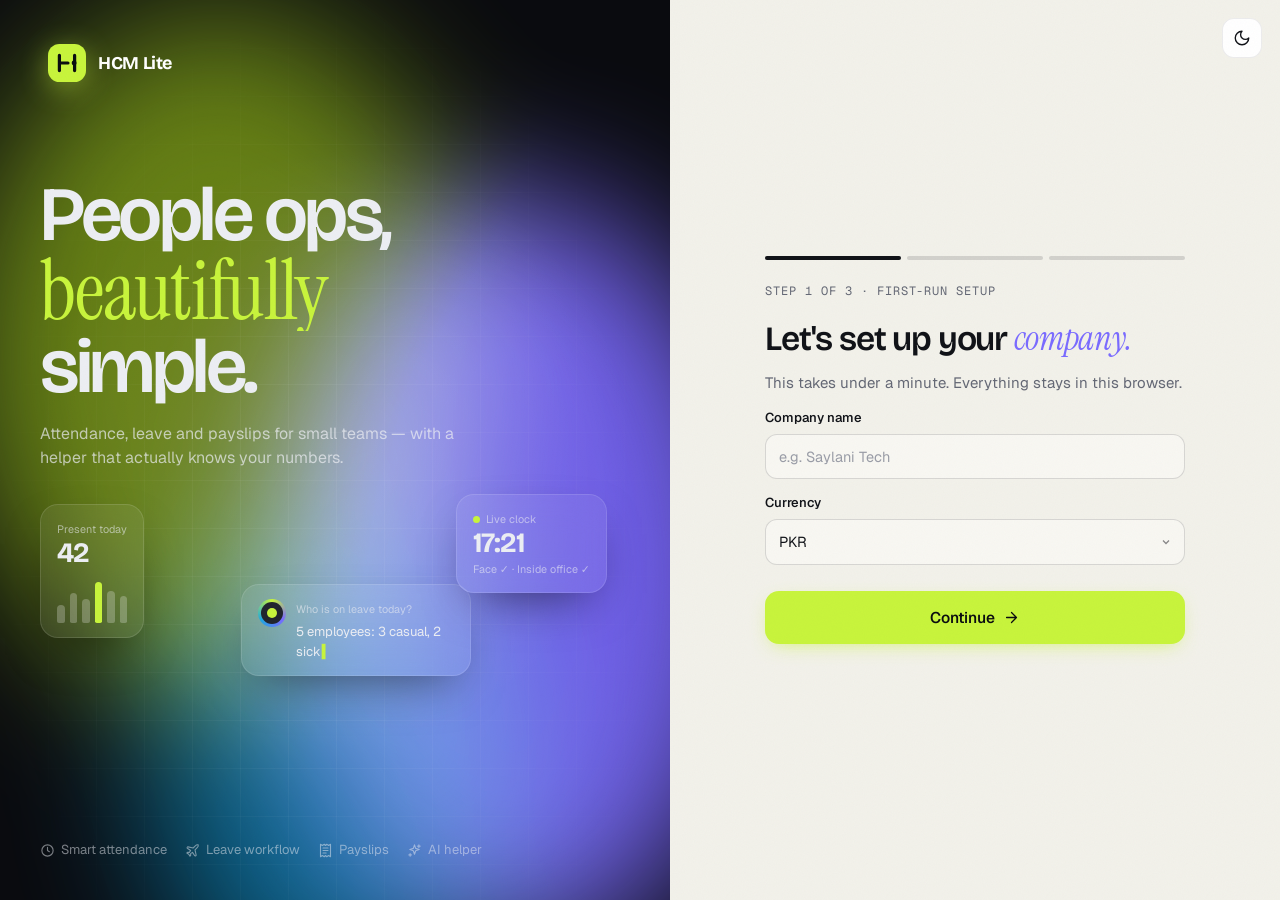
<file: index.html>
<!doctype html>
<html lang="en">
<head>
  <meta charset="utf-8" />
  <meta name="viewport" content="width=device-width, initial-scale=1, viewport-fit=cover" />
  <title>HCM Lite — Sign in</title>
  <meta name="description" content="HCM Lite — a small, fast HR app for attendance, leave and payslips." />
  <meta name="theme-color" content="#0a0b0f" />
  <link rel="icon" href="assets/favicon.svg" type="image/svg+xml" />
  <link rel="preconnect" href="https://fonts.googleapis.com" />
  <link rel="preconnect" href="https://fonts.gstatic.com" crossorigin />
  <link href="https://fonts.googleapis.com/css2?family=Bricolage+Grotesque:opsz,wght@12..96,400..700&family=Geist:wght@400..700&family=Geist+Mono:wght@400..600&family=Instrument+Serif:ital@0;1&display=swap" rel="stylesheet" />
  <script>try{document.documentElement.dataset.theme=localStorage.getItem("hcm_theme")||(matchMedia("(prefers-color-scheme: dark)").matches?"dark":"light")}catch(e){document.documentElement.dataset.theme="light"}</script>
  <link rel="stylesheet" href="css/style.css" />
</head>
<body>
  <div class="auth">
    <section class="auth-art" aria-hidden="true">
      <div class="aurora"><i></i><i></i><i></i></div><div class="spot-light"></div>
      <a class="brand" href="index.html" id="artBrand"></a>
      <div>
        <h1 class="hero-type"><span><em>People ops,</em></span><span><em class="serif">beautifully</em></span><span><em>simple.</em></span></h1>
        <p class="hero-sub">Attendance, leave and payslips for small teams — with a helper that actually knows your numbers.</p>
        <div class="float-cards">
          <div class="fcard f1"><small>Present today</small><b>42</b><div class="fbars"><i style="height:40%"></i><i style="height:65%"></i><i style="height:52%"></i><i class="hi" style="height:90%"></i><i style="height:70%"></i><i style="height:58%"></i></div></div>
          <div class="fcard f2"><div class="fchat"><span class="helper-orb"><i></i></span><div><small>Who is on leave today?</small><div style="margin-top:4px" class="typed" id="typed">5 employees: 3 casual, 2 sick</div></div></div></div>
          <div class="fcard f3"><small><span class="live-dot"></span>Live clock</small><b id="artClock">08:57</b><small>Face ✓ · Inside office ✓</small></div>
        </div>
      </div>
      <div class="auth-foot" id="artFoot"></div>
    </section>

    <section class="auth-panel">
      <div class="auth-tools"><button class="icon-btn" id="themeBtn" aria-label="Toggle theme"></button></div>
      <div class="auth-box" id="authBox"></div>
    </section>
  </div>

  <script src="js/storage.js"></script>
  <script src="js/dates.js"></script>
  <script src="js/auth.js"></script>
  <script src="js/leave.js"></script>
  <script src="js/attendance.js"></script>
  <script src="js/employees.js"></script>
  <script src="js/ui.js"></script>
  <script src="js/pages/login.js"></script>
</body>
</html>
</file>
<file: css/style.css>
/* =========================================================
   HCM Lite · style.css
   Design language: "Ink & Volt" — warm paper / deep ink
   surfaces, a single electric-lime accent, Bricolage display
   type, Geist body, bento cards with cursor spotlight.
   ========================================================= */

/* Page-to-page fade on larger screens; phones skip it (mobile browser bars resize the viewport mid-transition). */
@media (min-width: 901px) { @view-transition { navigation: auto; } }

:root {
  --bg: #f2f1ea;
  --bg-2: #e9e7dd;
  --surface: #ffffff;
  --surface-2: #f8f7f2;
  --surface-3: #efeee7;
  --line: rgba(18, 20, 26, 0.08);
  --line-2: rgba(18, 20, 26, 0.14);
  --text: #111318;
  --muted: #646875;
  --faint: #9a9da7;

  --volt: #c8f43c;
  --volt-2: #b4e021;
  --volt-ink: #3b5600;
  --on-volt: #0b0d10;
  --violet: #7a6bff;
  --coral: #ff6b4a;
  --sky: #1fa8e0;
  --amber: #f2a20c;
  --mint: #19b97f;

  --ok: #12945f;
  --warn: #c27a00;
  --bad: #e0434a;

  --shadow-sm: 0 1px 2px rgba(17, 19, 24, 0.05);
  --shadow: 0 1px 2px rgba(17, 19, 24, 0.04), 0 12px 32px -16px rgba(17, 19, 24, 0.18);
  --shadow-lg: 0 30px 80px -30px rgba(17, 19, 24, 0.35);
  --r: 20px;
  --r-sm: 12px;
  --ease: cubic-bezier(0.2, 0.8, 0.2, 1);
  --spring: cubic-bezier(0.34, 1.56, 0.64, 1);

  --f-display: "Bricolage Grotesque", "Geist", system-ui, sans-serif;
  --f-body: "Geist", system-ui, -apple-system, "Segoe UI", sans-serif;
  --f-mono: "Geist Mono", ui-monospace, "SF Mono", Menlo, monospace;
  color-scheme: light;
}

:root[data-theme="dark"] {
  --bg: #08090c;
  --bg-2: #0d0f14;
  --surface: #111319;
  --surface-2: #161921;
  --surface-3: #1c2029;
  --line: rgba(255, 255, 255, 0.065);
  --line-2: rgba(255, 255, 255, 0.12);
  --text: #eceef3;
  --muted: #8b91a1;
  --faint: #5d6270;
  --volt-ink: #c8f43c;
  --ok: #3ddc97;
  --warn: #ffb829;
  --bad: #ff5c63;
  --sky: #45c3f5;
  --shadow: 0 1px 0 rgba(255, 255, 255, 0.03) inset, 0 16px 40px -20px rgba(0, 0, 0, 0.8);
  --shadow-lg: 0 40px 100px -30px rgba(0, 0, 0, 0.9);
  color-scheme: dark;
}

* { box-sizing: border-box; }
html { -webkit-text-size-adjust: 100%; }
body {
  margin: 0;
  font-family: var(--f-body);
  font-size: 15px;
  line-height: 1.5;
  color: var(--text);
  background: var(--bg);
  -webkit-font-smoothing: antialiased;
  min-height: 100vh;
  overflow-x: hidden;
}
body::before { /* film grain */
  content: ""; position: fixed; inset: 0; pointer-events: none; z-index: 100; opacity: 0.035; mix-blend-mode: multiply;
  background-image: url("data:image/svg+xml,%3Csvg xmlns='http://www.w3.org/2000/svg' width='160' height='160'%3E%3Cfilter id='n'%3E%3CfeTurbulence type='fractalNoise' baseFrequency='.9' numOctaves='3'/%3E%3C/filter%3E%3Crect width='100%25' height='100%25' filter='url(%23n)'/%3E%3C/svg%3E");
}
[data-theme="dark"] body::before { mix-blend-mode: screen; opacity: 0.04; }

h1, h2, h3, h4 { font-family: var(--f-display); letter-spacing: -0.02em; margin: 0; font-weight: 600; }
p { margin: 0; }
a { color: inherit; text-decoration: none; }
button { font: inherit; color: inherit; cursor: pointer; }
.mono { font-family: var(--f-mono); font-feature-settings: "tnum"; }
.muted { color: var(--muted); }
.ic { width: 18px; height: 18px; flex: none; }
::selection { background: var(--volt); color: var(--on-volt); }
:focus-visible { outline: 2px solid var(--violet); outline-offset: 2px; border-radius: 8px; }
[data-theme="light"] .only-dark, [data-theme="dark"] .only-light { display: none; }

/* scrollbars */
* { scrollbar-width: thin; scrollbar-color: var(--line-2) transparent; }

/* ---------------- shell ---------------- */
body.has-shell { display: grid; grid-template-columns: 264px minmax(0, 1fr); }
.sidebar {
  position: sticky; top: 0; height: 100vh; padding: 20px 14px; display: flex; flex-direction: column; gap: 18px;
  border-right: 1px solid var(--line); background: color-mix(in srgb, var(--bg) 70%, var(--surface));
}
.brand { display: flex; align-items: center; gap: 12px; padding: 4px 8px; }
.brand .logo { width: 38px; height: 38px; flex: none; transition: transform 0.5s var(--spring); }
.brand:hover .logo { transform: rotate(-8deg) scale(1.05); }
.brand b { display: block; font-family: var(--f-display); font-size: 18px; letter-spacing: -0.02em; }
.brand small { display: block; color: var(--muted); font-size: 12px; max-width: 160px; white-space: nowrap; overflow: hidden; text-overflow: ellipsis; }
.search-trigger {
  display: flex; align-items: center; gap: 10px; padding: 10px 12px; border-radius: 12px; border: 1px solid var(--line);
  background: var(--surface); color: var(--muted); font-size: 13.5px; transition: border-color 0.2s;
}
.search-trigger:hover { border-color: var(--line-2); }
.search-trigger span { flex: 1; text-align: left; }
kbd { font-family: var(--f-mono); font-size: 11px; padding: 2px 6px; border-radius: 6px; border: 1px solid var(--line-2); color: var(--muted); background: var(--surface-2); }
.nav { display: flex; flex-direction: column; gap: 2px; }
.nav-item {
  position: relative; display: flex; align-items: center; gap: 12px; padding: 10px 12px; border-radius: 12px; color: var(--muted);
  font-weight: 500; font-size: 14.5px; border: 0; background: none; text-align: left; width: 100%; transition: color 0.2s, background 0.2s;
}
.nav-item:hover { color: var(--text); background: var(--surface-3); }
.nav-item.active { color: var(--text); background: var(--surface); box-shadow: var(--shadow-sm), 0 0 0 1px var(--line); }
.nav-item.active::before { content: ""; position: absolute; left: -14px; top: 10px; bottom: 10px; width: 4px; border-radius: 0 4px 4px 0; background: var(--volt); }
.nav-item.active .ic { color: var(--volt-ink); }
.nav-badge { margin-left: auto; font-style: normal; font-size: 11.5px; font-weight: 600; min-width: 22px; text-align: center; padding: 1px 7px; border-radius: 99px; background: var(--coral); color: #fff; animation: pop 0.4s var(--spring); }
.side-foot { margin-top: auto; display: flex; flex-direction: column; gap: 6px; }
.user-chip { display: flex; align-items: center; gap: 10px; padding: 8px; border-radius: 14px; border: 1px solid var(--line); background: var(--surface); text-align: left; width: 100%; }
.user-chip:hover { border-color: var(--line-2); }
.uc-text { flex: 1; min-width: 0; }
.uc-text b, .uc-text small { display: block; white-space: nowrap; overflow: hidden; text-overflow: ellipsis; }
.uc-text b { font-size: 13.5px; }
.uc-text small { font-size: 12px; color: var(--muted); }

#main { min-width: 0; padding: 0 32px 48px; }
.topbar {
  position: sticky; top: 0; z-index: 20; display: flex; align-items: flex-end; justify-content: space-between; gap: 16px;
  padding: 26px 0 18px; margin-bottom: 8px;
  background: linear-gradient(var(--bg) 70%, transparent);
}
.tb-left { display: flex; align-items: center; gap: 14px; min-width: 0; }
.tb-right { display: flex; align-items: center; gap: 8px; flex-wrap: wrap; justify-content: flex-end; }
.eyebrow { font-size: 12.5px; color: var(--muted); font-weight: 500; letter-spacing: 0.01em; }
.page-title { font-size: clamp(26px, 3vw, 36px); line-height: 1.1; font-weight: 600; }
.page-title em { font-style: normal; color: var(--muted); font-weight: 400; }
.brand-mobile, .hide-desk { display: none; }
.dock { display: none; }

/* ---------------- buttons ---------------- */
.btn {
  position: relative; overflow: hidden; display: inline-flex; align-items: center; justify-content: center; gap: 8px;
  padding: 10px 16px; border-radius: 12px; border: 1px solid var(--line-2); background: var(--surface); font-weight: 550; font-size: 14px;
  white-space: nowrap; transition: transform 0.15s var(--ease), background 0.2s, border-color 0.2s, box-shadow 0.2s;
}
.btn:hover { border-color: var(--faint); }
.btn:active { transform: scale(0.97); }
.btn:disabled { opacity: 0.45; pointer-events: none; }
.btn-primary { background: var(--volt); color: var(--on-volt); border-color: transparent; box-shadow: 0 6px 20px -8px color-mix(in srgb, var(--volt) 80%, transparent); }
.btn-primary:hover { background: var(--volt-2); border-color: transparent; }
.btn-dark { background: var(--text); color: var(--bg); border-color: transparent; }
.btn-ghost { background: transparent; }
.btn-danger { background: var(--bad); color: #fff; border-color: transparent; }
.btn-sm { padding: 7px 11px; font-size: 13px; border-radius: 10px; }
.btn-lg { padding: 14px 22px; font-size: 15.5px; border-radius: 14px; }
.btn .ic { width: 17px; height: 17px; }
.ripple { position: absolute; width: 8px; height: 8px; margin: -4px; border-radius: 50%; background: currentColor; opacity: 0.25; pointer-events: none; animation: ripple 0.6s ease-out forwards; }
@keyframes ripple { to { transform: scale(40); opacity: 0; } }
.icon-btn { display: inline-grid; place-items: center; width: 40px; height: 40px; border-radius: 12px; border: 1px solid var(--line); background: var(--surface); transition: border-color 0.2s, transform 0.15s; }
.icon-btn:hover { border-color: var(--line-2); }
.icon-btn:active { transform: scale(0.94); }
.icon-btn.solid { background: var(--volt); color: var(--on-volt); border-color: transparent; }
.icon-btn.sm { width: 32px; height: 32px; border-radius: 9px; }
.icon-btn.sm .ic { width: 15px; height: 15px; }

/* ---------------- cards / bento ---------------- */
.bento { display: grid; grid-template-columns: repeat(12, minmax(0, 1fr)); gap: 16px; }
.card {
  position: relative; background: var(--surface); border: 1px solid var(--line); border-radius: var(--r); padding: 20px; box-shadow: var(--shadow); min-width: 0;
}
.spot { isolation: isolate; overflow: hidden; }
.spot::after {
  content: ""; position: absolute; inset: 0; z-index: -1; opacity: 0; transition: opacity 0.3s; pointer-events: none;
  background: radial-gradient(420px circle at var(--mx, 50%) var(--my, 50%), color-mix(in srgb, var(--volt) 14%, transparent), transparent 60%);
}
.spot:hover::after { opacity: 1; }
.card-head { display: flex; align-items: center; justify-content: space-between; gap: 12px; margin-bottom: 16px; }
.card-head h3 { font-size: 17px; }
.card-head p { font-size: 13px; color: var(--muted); }
.card-link { display: inline-flex; align-items: center; gap: 4px; font-size: 13px; color: var(--muted); font-weight: 500; }
.card-link:hover { color: var(--text); }
.card-link .ic { width: 15px; height: 15px; transition: transform 0.2s; }
.card-link:hover .ic { transform: translate(2px, -2px); }
.c-2 { grid-column: span 2; } .c-3 { grid-column: span 3; } .c-4 { grid-column: span 4; } .c-5 { grid-column: span 5; } .c-6 { grid-column: span 6; }
.c-7 { grid-column: span 7; } .c-8 { grid-column: span 8; } .c-12 { grid-column: span 12; }

/* KPI tiles */
.kpi { display: flex; flex-direction: column; gap: 6px; padding: 18px 18px 16px; }
.kpi-top { display: flex; align-items: center; justify-content: space-between; color: var(--muted); font-size: 13px; font-weight: 500; }
.kpi-ic { width: 34px; height: 34px; display: grid; place-items: center; border-radius: 10px; background: var(--surface-3); color: var(--text); }
.kpi-val { font-family: var(--f-display); font-size: 40px; font-weight: 600; line-height: 1; letter-spacing: -0.04em; margin-top: 6px; }
.kpi-sub { font-size: 12.5px; color: var(--muted); }
.kpi.accent { background: var(--volt); color: var(--on-volt); border-color: transparent; }
.kpi.accent .kpi-top, .kpi.accent .kpi-sub { color: color-mix(in srgb, var(--on-volt) 70%, transparent); }
.kpi.accent .kpi-ic { background: rgba(0, 0, 0, 0.08); color: var(--on-volt); }
.kpi.ink { background: var(--text); color: var(--bg); border-color: transparent; }
.kpi.ink .kpi-top, .kpi.ink .kpi-sub { color: color-mix(in srgb, var(--bg) 65%, transparent); }
.kpi.ink .kpi-ic { background: color-mix(in srgb, var(--bg) 12%, transparent); color: var(--bg); }
.meter { height: 6px; border-radius: 99px; background: var(--surface-3); overflow: hidden; margin-top: 8px; }
.meter > i { display: block; height: 100%; border-radius: inherit; background: currentColor; width: var(--v, 0%); transition: width 1s var(--ease); }

/* ---------------- badges, chips, avatars ---------------- */
.badge { display: inline-flex; align-items: center; gap: 6px; padding: 3px 9px 3px 8px; border-radius: 99px; font-size: 12px; font-weight: 550; white-space: nowrap; background: color-mix(in srgb, var(--c) 13%, transparent); color: var(--c); }
.badge i { width: 6px; height: 6px; border-radius: 50%; background: currentColor; }
.tone-ok { --c: var(--ok); } .tone-warn { --c: var(--warn); } .tone-bad { --c: var(--bad); }
.tone-violet { --c: var(--violet); } .tone-sky { --c: var(--sky); } .tone-muted { --c: var(--muted); }
.tone-sky i, .badge.tone-ok.live i { animation: blink 1.6s infinite; }
@keyframes blink { 50% { opacity: 0.3; } }
.chip { padding: 7px 12px; border-radius: 99px; border: 1px solid var(--line-2); background: var(--surface); font-size: 13px; color: var(--muted); transition: all 0.2s; white-space: nowrap; }
.chip:hover { color: var(--text); border-color: var(--faint); }
.chip.on { background: var(--text); color: var(--bg); border-color: transparent; }
.avatar {
  --h: 200; width: 36px; height: 36px; flex: none; border-radius: 12px; display: inline-grid; place-items: center; font-size: 13px; font-weight: 650; letter-spacing: 0.02em;
  color: hsl(var(--h) 60% 22%); background: linear-gradient(135deg, hsl(var(--h) 85% 82%), hsl(calc(var(--h) + 40) 80% 72%));
}
[data-theme="dark"] .avatar { color: hsl(var(--h) 60% 92%); background: linear-gradient(135deg, hsl(var(--h) 50% 34%), hsl(calc(var(--h) + 40) 45% 26%)); }
.avatar.sm { width: 28px; height: 28px; border-radius: 9px; font-size: 11px; }
.avatar.lg { width: 56px; height: 56px; border-radius: 18px; font-size: 19px; }
.avatar.xl { width: 72px; height: 72px; border-radius: 22px; font-size: 24px; }

/* ---------------- forms ---------------- */
.form-grid { display: grid; grid-template-columns: repeat(2, minmax(0, 1fr)); gap: 14px 16px; }
.form-grid.one { grid-template-columns: 1fr; }
.field { display: flex; flex-direction: column; gap: 6px; min-width: 0; }
.field.full { grid-column: 1 / -1; }
.label { font-size: 13px; font-weight: 550; color: var(--text); }
input, select, textarea {
  font: inherit; font-size: 14.5px; color: var(--text); width: 100%; padding: 11px 13px; border-radius: 12px; border: 1px solid var(--line-2); background: var(--surface-2);
  transition: border-color 0.2s, box-shadow 0.2s, background 0.2s; outline: none;
}
input::placeholder, textarea::placeholder { color: var(--faint); }
input:focus, select:focus, textarea:focus { border-color: var(--violet); background: var(--surface); box-shadow: 0 0 0 4px color-mix(in srgb, var(--violet) 18%, transparent); }
textarea { resize: vertical; min-height: 88px; }
select { appearance: none; background-image: url("data:image/svg+xml,%3Csvg xmlns='http://www.w3.org/2000/svg' width='12' height='12' viewBox='0 0 24 24' fill='none' stroke='%23888' stroke-width='2.5'%3E%3Cpath d='m6 9 6 6 6-6'/%3E%3C/svg%3E"); background-repeat: no-repeat; background-position: right 12px center; padding-right: 34px; }
input[type="time"], input[type="date"], input[type="month"] { font-family: var(--f-mono); font-size: 14px; }
.hint { font-size: 12px; color: var(--muted); }
.err { font-size: 12.5px; color: var(--bad); font-weight: 500; min-height: 0; display: none; }
.has-error .err { display: flex; align-items: center; gap: 6px; animation: slideIn 0.25s var(--ease); }
.has-error .err::before { content: "!"; display: inline-grid; place-items: center; width: 15px; height: 15px; border-radius: 50%; background: var(--bad); color: #fff; font-size: 10px; font-weight: 800; }
.has-error input, .has-error select, .has-error textarea { border-color: var(--bad); box-shadow: 0 0 0 4px color-mix(in srgb, var(--bad) 14%, transparent); }
.has-error .hint { display: none; }
.input-icon { position: relative; }
.input-icon .ic { position: absolute; left: 12px; top: 50%; transform: translateY(-50%); color: var(--faint); pointer-events: none; }
.input-icon input { padding-left: 38px; }
.pw-toggle { position: absolute; right: 8px; top: 50%; transform: translateY(-50%); border: 0; background: none; color: var(--muted); font-size: 12px; font-weight: 600; padding: 6px; }
.days-toggle { display: flex; flex-wrap: wrap; gap: 6px; }
.days-toggle label { position: relative; }
.days-toggle input { position: absolute; opacity: 0; pointer-events: none; }
.days-toggle span { display: grid; place-items: center; width: 46px; height: 40px; border-radius: 11px; border: 1px solid var(--line-2); font-size: 13px; font-weight: 600; color: var(--muted); cursor: pointer; transition: all 0.2s; user-select: none; }
.days-toggle input:checked + span { background: var(--text); color: var(--bg); border-color: transparent; }
.days-toggle input:focus-visible + span { outline: 2px solid var(--violet); outline-offset: 2px; }
.seg { display: inline-flex; padding: 4px; border-radius: 12px; background: var(--surface-3); gap: 2px; }
.seg button { border: 0; background: none; padding: 7px 13px; border-radius: 9px; font-size: 13px; font-weight: 550; color: var(--muted); display: inline-flex; align-items: center; gap: 6px; }
.seg button.on { background: var(--surface); color: var(--text); box-shadow: var(--shadow-sm); }
.seg em { font-style: normal; font-size: 11px; padding: 0 6px; border-radius: 99px; background: var(--line-2); }

/* ---------------- tables ---------------- */
.table-wrap { overflow-x: auto; margin: 0 -20px -20px; border-top: 1px solid var(--line); }
table { width: 100%; border-collapse: collapse; font-size: 14px; }
th { text-align: left; font-size: 12px; font-weight: 550; text-transform: uppercase; letter-spacing: 0.06em; color: var(--muted); padding: 12px 20px; background: var(--surface-2); white-space: nowrap; }
td { padding: 12px 20px; border-top: 1px solid var(--line); white-space: nowrap; }
tbody tr { transition: background 0.15s; }
tbody tr:hover { background: var(--surface-2); }
.person { display: flex; align-items: center; gap: 10px; min-width: 0; }
.person b { display: block; font-weight: 600; font-size: 14px; }
.person small { display: block; color: var(--muted); font-size: 12.5px; }

/* ---------------- toolbar ---------------- */
.toolbar { display: flex; align-items: center; gap: 10px; flex-wrap: wrap; margin-bottom: 16px; }
.toolbar .grow { flex: 1; min-width: 200px; }
.chips-row { display: flex; gap: 6px; overflow-x: auto; padding-bottom: 2px; scrollbar-width: none; }

/* ---------------- overlays ---------------- */
.overlay { position: fixed; inset: 0; z-index: 60; display: grid; place-items: center; padding: 16px; background: rgba(8, 9, 12, 0); backdrop-filter: blur(0); transition: background 0.25s, backdrop-filter 0.25s; }
.overlay.open { background: rgba(8, 9, 12, 0.42); backdrop-filter: blur(6px); }
.overlay.closing { background: rgba(8, 9, 12, 0); backdrop-filter: blur(0); }
.modal { width: min(480px, 100%); max-height: calc(100vh - 32px); display: flex; flex-direction: column; background: var(--surface); border: 1px solid var(--line); border-radius: 24px; box-shadow: var(--shadow-lg); transform: translateY(16px) scale(0.97); opacity: 0; transition: transform 0.35s var(--spring), opacity 0.25s; }
.modal.wide { width: min(760px, 100%); }
.open .modal { transform: none; opacity: 1; }
.closing .modal { transform: translateY(10px) scale(0.98); opacity: 0; transition-duration: 0.2s; }
.modal-head, .drawer-head { display: flex; align-items: center; justify-content: space-between; padding: 18px 20px 6px; }
.modal-head h3, .drawer-head h3 { font-size: 19px; }
.modal-body, .drawer-body { padding: 12px 20px 20px; overflow-y: auto; }
.modal-foot, .drawer-foot { display: flex; justify-content: flex-end; gap: 8px; padding: 14px 20px; border-top: 1px solid var(--line); }
.overlay-drawer { place-items: stretch end; padding: 10px; }
.drawer { width: min(560px, 100%); height: calc(100vh - 20px); height: calc(100dvh - 20px); display: flex; flex-direction: column; background: var(--surface); border: 1px solid var(--line); border-radius: 24px; box-shadow: var(--shadow-lg); transform: translateX(105%); transition: transform 0.45s var(--ease); }
.open .drawer { transform: none; }
.closing .drawer { transform: translateX(105%); transition-duration: 0.25s; }
.drawer-body { flex: 1; min-height: 0; overscroll-behavior: contain; }
.modal-body { min-height: 0; overscroll-behavior: contain; }
.drawer-foot { background: var(--surface); border-radius: 0 0 24px 24px; }
@media (max-width: 640px) { .drawer-foot { border-radius: 0; padding-bottom: calc(14px + env(safe-area-inset-bottom)); } .drawer-foot .btn { flex: 1; } }
.menu-profile { display: flex; align-items: center; gap: 14px; padding: 6px 0 16px; border-bottom: 1px solid var(--line); margin-bottom: 8px; }
.menu-profile small { display: block; text-transform: capitalize; }
.menu-list { display: flex; flex-direction: column; }
.menu-item { display: flex; align-items: center; gap: 12px; padding: 12px 10px; border-radius: 12px; border: 0; background: none; text-align: left; font-weight: 500; }
.menu-item:hover { background: var(--surface-3); }
.menu-item.danger { color: var(--bad); }

/* command palette */
.overlay-palette { place-items: start center; padding-top: 12vh; }
.palette { width: min(600px, 100%); background: var(--surface); border: 1px solid var(--line); border-radius: 20px; box-shadow: var(--shadow-lg); overflow: hidden; transform: scale(0.96); opacity: 0; transition: transform 0.25s var(--spring), opacity 0.2s; }
.open .palette { transform: none; opacity: 1; }
.pal-input { display: flex; align-items: center; gap: 10px; padding: 6px 16px; border-bottom: 1px solid var(--line); }
.pal-input input { border: 0; background: none; box-shadow: none; padding: 14px 0; font-size: 16px; }
.pal-list { padding: 8px; max-height: 50vh; overflow-y: auto; }
.pal-item { display: flex; align-items: center; gap: 12px; width: 100%; padding: 10px 12px; border-radius: 12px; border: 0; background: none; text-align: left; }
.pal-item span { flex: 1; font-weight: 500; }
.pal-item small { color: var(--muted); font-size: 12px; }
.pal-item.sel { background: var(--surface-3); }
.pal-item.sel .ic { color: var(--volt-ink); }
.pal-empty { padding: 24px; text-align: center; color: var(--muted); }

/* toasts */
#toasts { position: fixed; z-index: 90; right: 20px; bottom: 20px; display: flex; flex-direction: column; gap: 8px; align-items: flex-end; }
.toast { display: flex; align-items: center; gap: 10px; padding: 12px 16px 12px 12px; border-radius: 14px; background: var(--text); color: var(--bg); box-shadow: var(--shadow-lg); font-size: 14px; font-weight: 500; max-width: 380px; animation: toastIn 0.45s var(--spring); }
.toast .ic { width: 22px; height: 22px; padding: 4px; border-radius: 8px; background: var(--volt); color: var(--on-volt); }
.toast-bad .ic { background: var(--bad); color: #fff; }
.toast-info .ic { background: var(--violet); color: #fff; }
.toast.out { animation: toastOut 0.35s var(--ease) forwards; }
@keyframes toastIn { from { transform: translateY(20px) scale(0.9); opacity: 0; } }
@keyframes toastOut { to { transform: translateX(30px); opacity: 0; } }
.confetti { position: fixed; z-index: 95; width: 8px; height: 12px; border-radius: 2px; pointer-events: none; }

/* empty state */
.empty { text-align: center; padding: 28px 16px; display: flex; flex-direction: column; align-items: center; gap: 6px; }
.empty-art svg { width: 120px; height: 90px; }
.empty-art .e1 { fill: var(--surface-3); stroke: var(--line-2); stroke-width: 1.5; }
.empty-art .e2 { fill: none; stroke: var(--faint); stroke-width: 2; stroke-linecap: round; }
.empty-art .e2b { fill: var(--violet); }
.empty-art .e3 { fill: var(--volt); animation: floaty 3s ease-in-out infinite; }
.empty h4 { font-size: 16px; margin-top: 4px; }
.empty p { font-size: 13.5px; color: var(--muted); max-width: 300px; }

/* ---------------- charts ---------------- */
.sbars { display: flex; flex-direction: column; gap: 12px; }
.sbar-row { display: grid; grid-template-columns: 110px 1fr 32px; align-items: center; gap: 12px; font-size: 13.5px; }
.sbar-label { white-space: nowrap; overflow: hidden; text-overflow: ellipsis; color: var(--muted); font-weight: 500; }
.sbar-track { display: flex; height: 26px; border-radius: 8px; background: var(--surface-3); overflow: hidden; gap: 2px; }
.sbar-seg { width: 0; transition: width 0.9s var(--ease); }
.sbar-seg.grow { width: var(--w); }
.sbar-seg:first-child { border-radius: 8px 0 0 8px; }
.sbar-val { text-align: right; font-weight: 600; }
.legend { display: flex; flex-wrap: wrap; gap: 14px; margin-top: 16px; font-size: 12.5px; color: var(--muted); }
.legend span { display: inline-flex; align-items: center; gap: 6px; }
.legend i { width: 10px; height: 10px; border-radius: 3px; }
.area-wrap { position: relative; padding-bottom: 22px; }
.area { width: 100%; height: 180px; display: block; overflow: visible; }
.gridline { stroke: var(--line); stroke-dasharray: 3 5; }
.area-fill { opacity: 0; animation: fadeIn 0.8s 0.5s forwards; }
.area-dots { position: absolute; inset: 0 0 22px; pointer-events: none; }
.adot { position: absolute; width: 10px; height: 10px; margin: -5px; border-radius: 50%; background: var(--surface); border: 2px solid var(--text); opacity: 0; pointer-events: auto; transition: opacity 0.2s, transform 0.2s; }
.area-wrap:hover .adot { opacity: 1; }
.adot:hover { transform: scale(1.4); }
.adot:hover::after { content: attr(data-tip); position: absolute; bottom: 16px; left: 50%; transform: translateX(-50%); white-space: nowrap; padding: 5px 9px; border-radius: 8px; background: var(--text); color: var(--bg); font-size: 12px; font-weight: 500; }
.area-x { position: absolute; left: 0; right: 0; bottom: 0; height: 18px; font-size: 11.5px; color: var(--faint); }
.area-x span { position: absolute; transform: translateX(-50%); white-space: nowrap; }
.area-x span:first-child { transform: none; }
.area-x span:last-child { transform: translateX(-100%); }
.donut-row { display: flex; align-items: center; gap: 20px; }
.donut { position: relative; width: 150px; flex: none; }
.donut svg { width: 100%; display: block; transform: rotate(-90deg); }
.dtrack { stroke: var(--surface-3); }
.donut-c { position: absolute; inset: 0; display: grid; place-content: center; text-align: center; }
.donut-c b { font-family: var(--f-display); font-size: 30px; line-height: 1; letter-spacing: -0.03em; }
.donut-c small { color: var(--muted); font-size: 12px; }
.donut-legend { list-style: none; padding: 0; margin: 0; flex: 1; display: flex; flex-direction: column; gap: 9px; font-size: 13.5px; }
.donut-legend li { display: flex; align-items: center; gap: 8px; color: var(--muted); }
.donut-legend i { width: 9px; height: 9px; border-radius: 3px; }
.donut-legend b { margin-left: auto; color: var(--text); }
.ring-val { transition: stroke-dashoffset 1.2s var(--ease); }
.cal { display: grid; grid-template-columns: repeat(7, 1fr); gap: 6px; }
.cal-h { text-align: center; font-size: 11px; color: var(--faint); font-weight: 600; padding-bottom: 2px; }
.cal-d {
  height: 42px; display: grid; place-items: center; border-radius: 10px; font-size: 12.5px; font-weight: 550; font-family: var(--f-mono);
  background: var(--surface-3); color: var(--muted); animation: calIn 0.4s var(--ease) backwards; animation-delay: calc(var(--i) * 14ms);
}
@keyframes calIn { from { opacity: 0; transform: scale(0.6); } }
.cal-d.st-present, .cal-d.st-working { background: color-mix(in srgb, var(--ok) 22%, transparent); color: var(--ok); }
.cal-d.st-late { background: color-mix(in srgb, var(--warn) 24%, transparent); color: var(--warn); }
.cal-d.st-half { background: color-mix(in srgb, var(--violet) 22%, transparent); color: var(--violet); }
.cal-d.st-leave { background: color-mix(in srgb, var(--sky) 22%, transparent); color: var(--sky); }
.cal-d.st-absent { background: color-mix(in srgb, var(--bad) 18%, transparent); color: var(--bad); }
.cal-d.st-off { background: transparent; color: var(--faint); border: 1px dashed var(--line-2); }
.cal-d.st-future, .cal-d.st-prejoin { background: transparent; color: var(--faint); }
.cal-d.is-today { outline: 2px solid var(--text); outline-offset: 1px; }

/* ---------------- helper chat ---------------- */
.helper { display: flex; flex-direction: column; padding: 0; overflow: hidden; min-height: 460px; }
.helper-head { display: flex; align-items: center; gap: 12px; padding: 16px 18px; border-bottom: 1px solid var(--line); }
.helper-head > div { flex: 1; }
.helper-head b { display: block; font-family: var(--f-display); font-size: 16px; }
.helper-head small { color: var(--muted); font-size: 12.5px; }
.helper-orb { position: relative; width: 38px; height: 38px; border-radius: 50%; background: conic-gradient(from 0deg, var(--volt), var(--violet), var(--sky), var(--volt)); animation: spin 6s linear infinite; flex: none; }
.helper-orb i { position: absolute; inset: 3px; border-radius: 50%; background: var(--surface); }
.helper-orb::after { content: ""; position: absolute; inset: 12px; border-radius: 50%; background: var(--volt); animation: breathe 2.4s ease-in-out infinite; }
.helper-log { flex: 1; overflow-y: auto; padding: 16px 18px; display: flex; flex-direction: column; gap: 10px; max-height: 340px; min-height: 200px; }
.msg { max-width: 86%; padding: 10px 14px; border-radius: 16px; font-size: 14px; line-height: 1.5; animation: msgIn 0.35s var(--spring); }
.msg-bot { background: var(--surface-3); border-bottom-left-radius: 6px; align-self: flex-start; }
.msg-me { background: var(--text); color: var(--bg); border-bottom-right-radius: 6px; align-self: flex-end; }
.msg b { font-weight: 650; }
@keyframes msgIn { from { opacity: 0; transform: translateY(8px) scale(0.96); } }
.typing { display: inline-flex; gap: 4px; padding: 4px 0; }
.typing i { width: 7px; height: 7px; border-radius: 50%; background: var(--muted); animation: bounce 1s infinite; }
.typing i:nth-child(2) { animation-delay: 0.15s; } .typing i:nth-child(3) { animation-delay: 0.3s; }
@keyframes bounce { 0%, 60%, 100% { transform: none; opacity: 0.5; } 30% { transform: translateY(-5px); opacity: 1; } }
.helper-chips { display: flex; gap: 6px; overflow-x: auto; padding: 4px 18px 10px; scrollbar-width: none; }
.helper-chips .chip { font-size: 12.5px; padding: 6px 11px; }
.helper-form { display: flex; gap: 8px; padding: 12px 14px; border-top: 1px solid var(--line); background: var(--surface-2); }
.helper-form input { background: var(--surface); }

/* ---------------- lists ---------------- */
.feed { display: flex; flex-direction: column; }
.feed-item { display: flex; align-items: center; gap: 12px; padding: 11px 0; border-top: 1px solid var(--line); }
.feed-item:first-child { border-top: 0; padding-top: 0; }
.feed-item .grow { flex: 1; min-width: 0; }
.feed-item b { font-size: 14px; font-weight: 600; display: block; white-space: nowrap; overflow: hidden; text-overflow: ellipsis; }
.feed-item small { color: var(--muted); font-size: 12.5px; display: block; }
.feed-time { font-family: var(--f-mono); font-size: 12.5px; color: var(--muted); text-align: right; }
.ann { padding: 14px; border-radius: 14px; background: var(--surface-2); border: 1px solid var(--line); position: relative; }
.ann + .ann { margin-top: 10px; }
.ann h4 { font-size: 15px; margin-bottom: 4px; padding-right: 30px; }
.ann p { font-size: 13.5px; color: var(--muted); white-space: pre-wrap; }
.ann small { display: block; margin-top: 8px; font-size: 12px; color: var(--faint); }
.ann .icon-btn { position: absolute; top: 10px; right: 10px; }
.ann.new { border-color: color-mix(in srgb, var(--volt) 60%, transparent); }
.ann.new::before { content: "NEW"; position: absolute; top: 14px; right: 14px; font-size: 10px; font-weight: 700; letter-spacing: 0.08em; padding: 2px 6px; border-radius: 6px; background: var(--volt); color: var(--on-volt); }

/* ---------------- motion utils ---------------- */
.reveal { opacity: 0; transform: translateY(14px); transition: opacity 0.6s var(--ease), transform 0.6s var(--ease); transition-delay: var(--d, 0ms); }
.reveal.in { opacity: 1; transform: none; }
@keyframes spin { to { transform: rotate(360deg); } }
@keyframes breathe { 50% { transform: scale(0.6); opacity: 0.6; } }
@keyframes floaty { 50% { transform: translateY(-6px); } }
@keyframes fadeIn { to { opacity: 1; } }
@keyframes pop { from { transform: scale(0); } }
@keyframes slideIn { from { opacity: 0; transform: translateY(-4px); } }
@media (prefers-reduced-motion: reduce) {
  *, *::before, *::after { animation-duration: 0.01ms !important; animation-iteration-count: 1 !important; transition-duration: 0.01ms !important; }
  .reveal { opacity: 1; transform: none; }
}

/* =========================================================
   AUTH (index.html)
   ========================================================= */
.auth { display: grid; grid-template-columns: 1.1fr 1fr; min-height: 100vh; }
.auth-art { position: relative; overflow: hidden; background: #0a0b0f; color: #eceef3; padding: 40px; display: flex; flex-direction: column; justify-content: space-between; isolation: isolate; }
.aurora { position: absolute; inset: -20%; z-index: -1; filter: blur(70px) saturate(1.2); opacity: 0.9; }
.aurora i { position: absolute; border-radius: 50%; mix-blend-mode: screen; animation: drift 18s ease-in-out infinite alternate; }
.aurora i:nth-child(1) { width: 55%; height: 55%; left: 10%; top: 15%; background: #c8f43c; opacity: 0.55; }
.aurora i:nth-child(2) { width: 50%; height: 60%; right: 5%; top: 30%; background: #7a6bff; animation-duration: 22s; animation-delay: -6s; }
.aurora i:nth-child(3) { width: 40%; height: 40%; left: 30%; bottom: 5%; background: #1fa8e0; opacity: 0.6; animation-duration: 26s; animation-delay: -12s; }
@keyframes drift { 0% { transform: translate(0, 0) scale(1); } 50% { transform: translate(8%, -6%) scale(1.15); } 100% { transform: translate(-6%, 8%) scale(0.95); } }
.auth-art::after { content: ""; position: absolute; inset: 0; z-index: -1; background-image: linear-gradient(rgba(255,255,255,.05) 1px, transparent 1px), linear-gradient(90deg, rgba(255,255,255,.05) 1px, transparent 1px); background-size: 48px 48px; mask-image: radial-gradient(ellipse at 50% 60%, #000 20%, transparent 75%); }
.auth-art .brand b { color: #fff; }
.hero-type { font-family: var(--f-display); font-size: clamp(44px, 6vw, 88px); line-height: 0.95; letter-spacing: -0.045em; font-weight: 600; }
.hero-type span { display: block; overflow: hidden; }
.hero-type span > em { display: inline-block; font-style: normal; animation: rise 0.9s var(--ease) backwards; }
.hero-type span:nth-child(2) > em { animation-delay: 0.1s; color: #c8f43c; }
.hero-type span:nth-child(3) > em { animation-delay: 0.2s; }
@keyframes rise { from { transform: translateY(105%); } }
.hero-sub { margin-top: 18px; max-width: 440px; color: rgba(236, 238, 243, 0.7); font-size: 16px; animation: fadeUp 0.8s 0.35s var(--ease) backwards; }
@keyframes fadeUp { from { opacity: 0; transform: translateY(12px); } }
.float-cards { position: relative; height: 230px; margin: 24px 0; }
.fcard { position: absolute; padding: 14px 16px; border-radius: 18px; background: rgba(255, 255, 255, 0.07); border: 1px solid rgba(255, 255, 255, 0.12); backdrop-filter: blur(16px); box-shadow: 0 20px 50px -20px rgba(0, 0, 0, 0.6); animation: floatCard 7s ease-in-out infinite, fadeUp 0.9s var(--ease) backwards; font-size: 13px; }
.fcard b { font-family: var(--f-display); font-size: 28px; letter-spacing: -0.03em; display: block; line-height: 1.1; }
.fcard small { color: rgba(236, 238, 243, 0.6); }
.fcard.f1 { left: 0; top: 10px; animation-delay: 0s, 0.4s; }
.fcard.f2 { left: 34%; top: 90px; animation-delay: -2.5s, 0.55s; width: 230px; }
.fcard.f3 { right: 4%; top: 0; animation-delay: -4s, 0.7s; }
@keyframes floatCard { 50% { transform: translateY(-12px) rotate(-1deg); } }
.fbars { display: flex; align-items: flex-end; gap: 5px; height: 46px; margin-top: 8px; }
.fbars i { flex: 1; border-radius: 4px 4px 2px 2px; background: rgba(255, 255, 255, 0.25); animation: barUp 1.2s var(--ease) backwards; }
.fbars i.hi { background: #c8f43c; }
@keyframes barUp { from { height: 0 !important; } }
.fchat { display: flex; gap: 10px; align-items: flex-start; }
.fchat .helper-orb { width: 28px; height: 28px; }
.fchat .helper-orb i { background: #22252e; }
.fchat .helper-orb::after { inset: 9px; }
.auth-foot { display: flex; gap: 18px; flex-wrap: wrap; color: rgba(236, 238, 243, 0.5); font-size: 13px; }
.auth-foot span { display: inline-flex; align-items: center; gap: 6px; }
.auth-foot .ic { width: 15px; height: 15px; }

.auth-panel { display: flex; align-items: center; justify-content: center; padding: 40px 24px; }
.auth-box { width: min(420px, 100%); animation: fadeUp 0.6s var(--ease) backwards; }
.auth-box h2 { font-size: 34px; letter-spacing: -0.035em; line-height: 1.1; }
.auth-box > p { color: var(--muted); margin: 8px 0 26px; }
.auth-box form { display: flex; flex-direction: column; gap: 14px; }
.auth-box .btn-lg { width: 100%; margin-top: 6px; }
.auth-tools { position: fixed; top: 18px; right: 18px; z-index: 5; }
.steps { display: flex; gap: 6px; margin-bottom: 22px; }
.steps i { height: 4px; flex: 1; border-radius: 4px; background: var(--line-2); position: relative; overflow: hidden; }
.steps i::after { content: ""; position: absolute; inset: 0; background: var(--text); transform: scaleX(0); transform-origin: left; transition: transform 0.5s var(--ease); }
.steps i.done::after { transform: scaleX(1); }
.step-label { font-family: var(--f-mono); font-size: 12px; color: var(--muted); margin-bottom: 6px; text-transform: uppercase; letter-spacing: 0.08em; }
.step { display: none; flex-direction: column; gap: 14px; }
.step.on { display: flex; animation: stepIn 0.45s var(--ease); }
@keyframes stepIn { from { opacity: 0; transform: translateX(20px); } }
.step-actions { display: flex; gap: 8px; margin-top: 6px; }
.step-actions .btn { flex: 1; }
.note { display: flex; gap: 10px; padding: 12px 14px; border-radius: 14px; background: var(--surface-3); font-size: 13px; color: var(--muted); }
.note .ic { color: var(--violet); margin-top: 1px; }

/* =========================================================
   EMPLOYEE · MY DAY
   ========================================================= */
.day-hero { display: grid; grid-template-columns: auto 1fr; gap: 28px; align-items: center; padding: 26px; overflow: hidden; }
.day-hero::before { content: ""; position: absolute; width: 380px; height: 380px; right: -120px; top: -180px; border-radius: 50%; background: radial-gradient(circle, color-mix(in srgb, var(--volt) 30%, transparent), transparent 65%); pointer-events: none; }
.clock-ring { position: relative; width: 210px; height: 210px; }
.clock-ring .ring { width: 100%; height: 100%; }
.clock-c { position: absolute; inset: 0; display: grid; place-content: center; text-align: center; }
.clock-c .t { font-family: var(--f-display); font-size: 46px; font-weight: 600; letter-spacing: -0.04em; line-height: 1; font-variant-numeric: tabular-nums; }
.clock-c .t small { font-size: 18px; color: var(--muted); margin-left: 3px; letter-spacing: 0; }
.clock-c .s { font-size: 12.5px; color: var(--muted); margin-top: 6px; }
.ticks { position: absolute; inset: 0; }
.ticks i { position: absolute; left: 50%; top: 2px; width: 2px; height: 7px; margin-left: -1px; border-radius: 2px; background: var(--line-2); transform-origin: 50% 103px; }
.day-info h2 { font-size: clamp(24px, 3vw, 34px); letter-spacing: -0.03em; line-height: 1.1; }
.day-info > p { color: var(--muted); margin-top: 6px; }
.day-meta { display: flex; flex-wrap: wrap; gap: 10px 28px; margin: 18px 0 20px; }
.day-meta div small { display: block; font-size: 12px; color: var(--muted); }
.day-meta div b { font-family: var(--f-mono); font-size: 18px; font-weight: 600; }
.day-actions { display: flex; flex-wrap: wrap; gap: 10px; }
.punch { position: relative; }
.punch.pulse::before { content: ""; position: absolute; inset: -4px; border-radius: 18px; border: 2px solid var(--volt); animation: pulseRing 2s infinite; pointer-events: none; }
@keyframes pulseRing { 0% { opacity: 0.9; transform: scale(1); } 100% { opacity: 0; transform: scale(1.12); } }
.done-stamp { display: inline-flex; align-items: center; gap: 8px; padding: 12px 16px; border-radius: 14px; background: color-mix(in srgb, var(--ok) 14%, transparent); color: var(--ok); font-weight: 600; }

.bal { display: flex; align-items: center; gap: 18px; }
.bal-ring { position: relative; width: 116px; flex: none; }
.bal-ring .ring { width: 100%; height: auto; }
.bal-ring div { position: absolute; inset: 0; display: grid; place-content: center; text-align: center; }
.bal-ring b { font-family: var(--f-display); font-size: 32px; line-height: 1; letter-spacing: -0.03em; }
.bal-ring small { font-size: 11.5px; color: var(--muted); }
.bal-list { flex: 1; display: flex; flex-direction: column; gap: 8px; font-size: 13.5px; }
.bal-list div { display: flex; justify-content: space-between; color: var(--muted); }
.bal-list b { color: var(--text); font-family: var(--f-mono); }

.mini-stats { display: grid; grid-template-columns: repeat(4, 1fr); gap: 10px; }
.mini { padding: 12px; border-radius: 14px; background: var(--surface-2); border: 1px solid var(--line); }
.mini small { display: flex; align-items: center; gap: 6px; font-size: 12px; color: var(--muted); }
.mini small i { width: 7px; height: 7px; border-radius: 50%; background: var(--c); }
.mini b { font-family: var(--f-display); font-size: 26px; letter-spacing: -0.03em; }
.leave-item { display: grid; grid-template-columns: auto 1fr auto; gap: 12px; align-items: center; padding: 12px 0; border-top: 1px solid var(--line); }
.leave-item:first-child { border-top: 0; }
.ltype { width: 40px; height: 40px; border-radius: 12px; display: grid; place-items: center; background: color-mix(in srgb, var(--c) 16%, transparent); color: var(--c); font-weight: 700; font-size: 13px; }
.leave-item b { display: block; font-size: 14px; }
.leave-item small { display: block; color: var(--muted); font-size: 12.5px; }
.leave-item .cmt { margin-top: 4px; font-size: 12.5px; padding: 6px 10px; border-radius: 10px; background: var(--surface-3); color: var(--text); display: inline-block; }
.days-pill { display: inline-flex; align-items: center; gap: 6px; padding: 6px 12px; border-radius: 99px; background: var(--surface-3); font-size: 13px; font-weight: 600; }
.days-pill b { font-family: var(--f-mono); }

/* =========================================================
   EMPLOYEES / LEAVES PAGES
   ========================================================= */
.emp-grid { display: grid; grid-template-columns: repeat(auto-fill, minmax(260px, 1fr)); gap: 14px; }
.emp-card { display: flex; flex-direction: column; gap: 14px; transition: transform 0.25s var(--ease), box-shadow 0.25s; }
.emp-card:hover { transform: translateY(-3px); box-shadow: var(--shadow-lg); }
.emp-top { display: flex; align-items: center; gap: 12px; }
.emp-top > div { flex: 1; min-width: 0; }
.emp-top b { display: block; font-size: 15.5px; white-space: nowrap; overflow: hidden; text-overflow: ellipsis; }
.emp-top small { color: var(--muted); font-size: 13px; }
.emp-facts { display: grid; grid-template-columns: 1fr 1fr; gap: 8px; font-size: 12.5px; }
.emp-facts div { padding: 8px 10px; border-radius: 10px; background: var(--surface-2); }
.emp-facts small { display: block; color: var(--muted); font-size: 11.5px; }
.emp-facts b { font-weight: 600; font-size: 13px; white-space: nowrap; overflow: hidden; text-overflow: ellipsis; display: block; }
.emp-actions { display: flex; gap: 6px; align-items: center; }
.emp-actions .badge { margin-right: auto; }
.cred { margin-top: 10px; padding: 14px; border-radius: 14px; border: 1px dashed var(--line-2); background: var(--surface-2); font-family: var(--f-mono); font-size: 13.5px; display: flex; flex-direction: column; gap: 6px; }
.cred div { display: flex; justify-content: space-between; gap: 10px; }
.cred span { color: var(--muted); }
.success-burst { display: grid; place-items: center; width: 64px; height: 64px; border-radius: 22px; background: var(--volt); color: var(--on-volt); margin: 4px auto 12px; animation: pop 0.5s var(--spring); }
.success-burst .ic { width: 30px; height: 30px; stroke-width: 2.4; }

.req { display: grid; grid-template-columns: auto minmax(0, 1fr) auto; gap: 16px; align-items: center; }
.req + .req { margin-top: 12px; }
.req-main { display: flex; flex-direction: column; gap: 6px; min-width: 0; }
.req-line { display: flex; align-items: center; gap: 8px; flex-wrap: wrap; }
.req-line b { font-size: 15px; }
.req-dates { display: flex; align-items: center; gap: 10px; font-family: var(--f-mono); font-size: 13px; color: var(--muted); flex-wrap: wrap; }
.req-reason { font-size: 13.5px; color: var(--muted); }
.req-acts { display: flex; gap: 8px; }
.req.leaving { animation: leave 0.4s var(--ease) forwards; }
@keyframes leave { to { opacity: 0; transform: translateX(40px); } }

/* settings */
.set-grid { display: grid; grid-template-columns: 240px minmax(0, 1fr); gap: 28px; padding: 22px 0; border-top: 1px solid var(--line); }
.set-grid:first-of-type { border-top: 0; padding-top: 0; }
.set-grid h3 { font-size: 16px; }
.set-grid p { font-size: 13px; color: var(--muted); margin-top: 4px; }
.rule-preview { display: flex; gap: 0; border-radius: 12px; overflow: hidden; margin-top: 14px; font-size: 12px; font-weight: 600; }
.rule-preview div { padding: 10px 12px; flex: 1; }
.rule-preview .on { background: color-mix(in srgb, var(--ok) 16%, transparent); color: var(--ok); }
.rule-preview .gr { background: color-mix(in srgb, var(--amber) 16%, transparent); color: var(--warn); }
.rule-preview .lt { background: color-mix(in srgb, var(--bad) 14%, transparent); color: var(--bad); }
.rule-preview small { display: block; font-family: var(--f-mono); font-weight: 500; opacity: 0.8; }
.danger-zone { border-color: color-mix(in srgb, var(--bad) 35%, transparent); }

/* attendance matrix */
.matrix { overflow-x: auto; }
.matrix table td, .matrix table th { padding: 6px 4px; border: 0; text-align: center; }
.matrix th { background: none; font-size: 10.5px; }
.matrix td:first-child, .matrix th:first-child { text-align: left; padding-left: 0; position: sticky; left: 0; background: var(--surface); z-index: 1; min-width: 150px; }
.matrix tbody tr:hover { background: none; }
.mx { display: block; width: 22px; height: 22px; border-radius: 6px; margin: auto; background: var(--surface-3); }
.mx.st-present, .mx.st-working { background: var(--ok); opacity: 0.85; }
.mx.st-late { background: var(--amber); }
.mx.st-half { background: var(--violet); }
.mx.st-leave { background: var(--sky); }
.mx.st-absent { background: var(--bad); opacity: 0.8; }
.mx.st-off { background: transparent; border: 1px dashed var(--line-2); }
.mx.st-future, .mx.st-prejoin, .mx.st-notyet { background: transparent; border: 1px solid var(--line); }

/* =========================================================
   PAYSLIP
   ========================================================= */
.slip { max-width: 820px; margin: 0 auto; padding: 0; overflow: hidden; }
.slip-head { display: flex; justify-content: space-between; gap: 20px; padding: 28px 32px; background: var(--text); color: var(--bg); position: relative; overflow: hidden; }
.slip-head::after { content: ""; position: absolute; right: -150px; bottom: -150px; width: 260px; height: 260px; border-radius: 50%; border: 40px solid var(--volt); opacity: 0.9; }
.slip-head h2 { font-size: 26px; }
.slip-head p { opacity: 0.65; font-size: 13.5px; }
.slip-head .brand { padding: 0; }
.slip-body { padding: 28px 32px; }
.slip-who { display: grid; grid-template-columns: repeat(4, 1fr); gap: 16px; padding-bottom: 22px; border-bottom: 1px dashed var(--line-2); }
.slip-who small { display: block; font-size: 11.5px; text-transform: uppercase; letter-spacing: 0.07em; color: var(--muted); }
.slip-who b { font-size: 14.5px; }
.slip-cols { display: grid; grid-template-columns: 1fr 1fr; gap: 28px; padding: 22px 0; }
.slip-cols h4 { font-size: 13px; text-transform: uppercase; letter-spacing: 0.08em; color: var(--muted); font-family: var(--f-body); margin-bottom: 10px; }
.slip-row { display: flex; justify-content: space-between; padding: 9px 0; border-bottom: 1px solid var(--line); font-size: 14px; }
.slip-row span { color: var(--muted); }
.slip-row b { font-family: var(--f-mono); font-weight: 600; }
.slip-row.neg b { color: var(--bad); }
.slip-net { display: flex; align-items: center; justify-content: space-between; gap: 16px; padding: 20px 24px; border-radius: 18px; background: var(--volt); color: var(--on-volt); }
.slip-net small { display: block; font-size: 12px; text-transform: uppercase; letter-spacing: 0.08em; opacity: 0.7; }
.slip-net b { font-family: var(--f-display); font-size: 38px; letter-spacing: -0.03em; line-height: 1; }
.slip-formula { margin-top: 18px; font-size: 12.5px; color: var(--muted); font-family: var(--f-mono); line-height: 1.8; }
.slip-foot { display: flex; justify-content: space-between; gap: 16px; padding: 18px 32px; border-top: 1px solid var(--line); font-size: 12px; color: var(--muted); }
.slip-strip { display: flex; gap: 3px; margin-top: 10px; }
.slip-strip i { flex: 1; height: 18px; border-radius: 3px; background: var(--surface-3); }
.slip-strip i.st-present, .slip-strip i.st-working { background: var(--ok); }
.slip-strip i.st-late { background: var(--amber); }
.slip-strip i.st-half { background: var(--violet); }
.slip-strip i.st-leave { background: var(--sky); }
.slip-strip i.st-absent { background: var(--bad); }
.slip-strip i.st-off { background: transparent; border: 1px dashed var(--line-2); }

/* =========================================================
   CAMERA
   ========================================================= */
.cam { display: grid; grid-template-columns: 1.4fr 1fr; gap: 18px; }
.cam-view { position: relative; aspect-ratio: 4 / 3; border-radius: 18px; overflow: hidden; background: #0a0b0f; }
.cam-view video { width: 100%; height: 100%; object-fit: cover; transform: scaleX(-1); }
.cam-frame { position: absolute; inset: 14% 22%; }
.cam-frame i { position: absolute; width: 28px; height: 28px; border: 3px solid rgba(255, 255, 255, 0.85); transition: border-color 0.3s, inset 0.3s; }
.cam-frame i:nth-child(1) { top: 0; left: 0; border-right: 0; border-bottom: 0; border-radius: 10px 0 0 0; }
.cam-frame i:nth-child(2) { top: 0; right: 0; border-left: 0; border-bottom: 0; border-radius: 0 10px 0 0; }
.cam-frame i:nth-child(3) { bottom: 0; left: 0; border-right: 0; border-top: 0; border-radius: 0 0 0 10px; }
.cam-frame i:nth-child(4) { bottom: 0; right: 0; border-left: 0; border-top: 0; border-radius: 0 0 10px 0; }
.locked .cam-frame i { border-color: var(--volt); }
.cam-scan { position: absolute; left: 22%; right: 22%; top: 14%; height: 2px; background: linear-gradient(90deg, transparent, var(--volt), transparent); box-shadow: 0 0 20px var(--volt); animation: scan 2.2s ease-in-out infinite alternate; }
.locked .cam-scan { display: none; }
@keyframes scan { to { top: 86%; } }
.cam-msg { position: absolute; left: 50%; bottom: 14px; transform: translateX(-50%); padding: 6px 12px; border-radius: 99px; background: rgba(0, 0, 0, 0.6); color: #fff; font-size: 13px; white-space: nowrap; backdrop-filter: blur(8px); }
.cam-checks { list-style: none; margin: 0; padding: 0; display: flex; flex-direction: column; gap: 10px; }
.cam-checks li { display: flex; gap: 12px; align-items: center; padding: 12px; border-radius: 14px; background: var(--surface-2); border: 1px solid var(--line); }
.cam-checks b { display: block; font-size: 14px; }
.cam-checks small { color: var(--muted); font-size: 12.5px; }
.cam-checks .dot { width: 24px; height: 24px; border-radius: 50%; border: 2px solid var(--line-2); flex: none; position: relative; }
.cam-checks li:not(.ok):not(.bad) .dot { border-top-color: var(--violet); animation: spin 0.9s linear infinite; }
.cam-checks li.ok .dot { background: var(--ok); border-color: var(--ok); }
.cam-checks li.ok .dot::after { content: ""; position: absolute; left: 7px; top: 3px; width: 6px; height: 11px; border: solid #fff; border-width: 0 2px 2px 0; transform: rotate(45deg); }
.cam-checks li.bad .dot { background: var(--bad); border-color: var(--bad); }

/* =========================================================
   RESPONSIVE
   ========================================================= */
@media (max-width: 1200px) {
  .c-3 { grid-column: span 6; } .c-4 { grid-column: span 6; } .c-5, .c-7 { grid-column: span 12; } .c-8 { grid-column: span 12; }
  .c-4.keep { grid-column: span 4; }
  .c-2 { grid-column: span 4; }
}
@media (max-width: 900px) {
  body.has-shell { display: block; }
  .sidebar { display: none; }
  #main { padding: 0 16px calc(96px + env(safe-area-inset-bottom)); }
  .topbar { padding: 16px 0 12px; align-items: center; }
  .brand-mobile, .hide-desk { display: inline-grid; }
  .brand-mobile .logo { width: 34px; height: 34px; }
  .tb-right .btn span.lbl { display: none; }
  .dock {
    display: flex; position: fixed; z-index: 40; left: 12px; right: 12px; bottom: calc(12px + env(safe-area-inset-bottom)); padding: 6px; gap: 2px;
    border-radius: 22px; background: color-mix(in srgb, var(--surface) 82%, transparent); backdrop-filter: blur(18px) saturate(1.4);
    border: 1px solid var(--line-2); box-shadow: var(--shadow-lg);
  }
  .dock a, .dock button { flex: 1; display: flex; flex-direction: column; align-items: center; gap: 2px; padding: 8px 2px; border-radius: 16px; font-size: 10.5px; font-weight: 600; color: var(--muted); border: 0; background: none; min-width: 0; }
  .dock span { white-space: nowrap; overflow: hidden; text-overflow: ellipsis; max-width: 100%; }
  .dock .active { background: var(--text); color: var(--bg); }
  .dock .ic { width: 20px; height: 20px; }
  #toasts { left: 16px; right: 16px; bottom: 100px; align-items: stretch; }
  .auth { grid-template-columns: 1fr; }
  .auth-art { min-height: 0; padding: 24px 20px 28px; }
  .float-cards { display: none; }
  .hero-type { font-size: 44px; margin-top: 26px; }
  .auth-foot { display: none; }
  .day-hero { grid-template-columns: 1fr; justify-items: center; text-align: center; padding: 22px 18px; }
  .day-meta, .day-actions { justify-content: center; }
  .set-grid { grid-template-columns: 1fr; gap: 14px; }
  .cam { grid-template-columns: 1fr; }
  .slip-who { grid-template-columns: 1fr 1fr; }
  .slip-cols { grid-template-columns: 1fr; gap: 8px; }
  .req { grid-template-columns: auto minmax(0, 1fr); }
  .req-acts { grid-column: 1 / -1; }
  .req-acts .btn { flex: 1; }
}
@media (max-width: 640px) {
  .bento { gap: 12px; }
  .c-3, .c-4, .c-4.keep, .c-6 { grid-column: span 12; }
  .c-3.half, .c-2 { grid-column: span 6; }
  .card { padding: 16px; border-radius: 18px; }
  .table-wrap { margin: 0 -16px -16px; }
  th, td { padding: 10px 14px; }
  .kpi-val { font-size: 32px; }
  .form-grid { grid-template-columns: 1fr; }
  .mini-stats { grid-template-columns: repeat(2, 1fr); }
  .donut-row { flex-direction: column; align-items: stretch; }
  .donut { margin: 0 auto; }
  .sbar-row { grid-template-columns: 80px 1fr 28px; }
  .overlay-drawer { padding: 0; place-items: end stretch; }
  .drawer { width: 100%; height: auto; max-height: 92vh; max-height: 92dvh; border-radius: 24px 24px 0 0; transform: translateY(105%); }
  .closing .drawer { transform: translateY(105%); }
  .overlay { padding: 10px; }
  .slip-head, .slip-body, .slip-foot { padding-left: 18px; padding-right: 18px; }
  .slip-net b { font-size: 28px; }
  .clock-ring { width: 180px; height: 180px; }
  .ticks i { transform-origin: 50% 88px; }
  .page-title { font-size: 24px; }
  .eyebrow { font-size: 12px; }
  .tb-right .btn { padding: 9px 11px; }
}

/* =========================================================
   PRINT (payslip + attendance report)
   ========================================================= */
@media print {
  @page { margin: 14mm; }
  :root { --bg: #fff; --surface: #fff; --surface-2: #f6f6f6; --surface-3: #eee; --text: #111; --muted: #555; --line: #ddd; --line-2: #ccc; }
  body { background: #fff !important; display: block !important; }
  body::before, .sidebar, .dock, .topbar, .no-print, #toasts { display: none !important; }
  #main { padding: 0 !important; }
  .card { box-shadow: none !important; border-color: #ddd !important; break-inside: avoid; }
  .slip-head { background: #111 !important; color: #fff !important; -webkit-print-color-adjust: exact; print-color-adjust: exact; }
  .slip-net, .mx, .slip-strip i, .badge { -webkit-print-color-adjust: exact; print-color-adjust: exact; }
  .print-only { display: block !important; }
  .reveal { opacity: 1 !important; transform: none !important; }
}
.print-only { display: none; }

/* =========================================================
   LUXE LAYER — serif accents, glass, glow, ambient light,
   splash, sparklines, magnetic + tilt interactions.
   ========================================================= */
:root { --f-serif: "Instrument Serif", "Iowan Old Style", Georgia, serif; }
@property --a { syntax: "<angle>"; inherits: false; initial-value: 0deg; }

/* serif italic accent word in titles */
.serif { font-family: var(--f-serif); font-style: italic; font-weight: 400; letter-spacing: -0.01em; }
.page-title .serif { font-size: 1.12em; line-height: 0.9; background: linear-gradient(100deg, var(--text) 20%, var(--violet) 55%, var(--text) 90%); background-size: 220% 100%; -webkit-background-clip: text; background-clip: text; color: transparent; animation: sheen 6s ease-in-out infinite; padding-right: 0.06em; }
@keyframes sheen { 0%, 100% { background-position: 100% 0; } 50% { background-position: 0 0; } }
.hero-type .serif { font-size: 1.08em; letter-spacing: -0.02em; }
.card-head h3 .serif, .slip-head h2 .serif { font-size: 1.15em; }

/* ambient light behind the app */
.ambient { position: fixed; inset: 0; z-index: -1; pointer-events: none; overflow: hidden; }
.ambient i { position: absolute; border-radius: 50%; filter: blur(90px); opacity: 0.32; animation: drift 28s ease-in-out infinite alternate; }
.ambient i:nth-child(1) { width: 520px; height: 520px; right: -140px; top: -180px; background: var(--volt); }
.ambient i:nth-child(2) { width: 460px; height: 460px; left: 18%; bottom: -260px; background: var(--violet); opacity: 0.18; animation-duration: 34s; animation-delay: -10s; }
.ambient i:nth-child(3) { width: 300px; height: 300px; left: -120px; top: 30%; background: var(--sky); opacity: 0.12; animation-duration: 40s; animation-delay: -20s; }
[data-theme="dark"] .ambient i:nth-child(1) { opacity: 0.12; }
[data-theme="dark"] .ambient i:nth-child(2) { opacity: 0.16; }
body.has-shell { background: transparent; }
html { background: var(--bg); }

/* scroll progress */
.progress-bar { position: fixed; top: 0; left: 0; right: 0; height: 2px; z-index: 70; transform-origin: 0 50%; transform: scaleX(0); background: linear-gradient(90deg, var(--volt), var(--violet)); pointer-events: none; }

/* glass top bar once scrolled */
.topbar { margin: 0 -32px 8px; padding-left: 32px; padding-right: 32px; transition: background 0.3s, box-shadow 0.3s, padding 0.3s; }
.topbar.scrolled {
  padding-top: 14px; padding-bottom: 12px;
  background: color-mix(in srgb, var(--bg) 72%, transparent);
  backdrop-filter: blur(18px) saturate(1.6); -webkit-backdrop-filter: blur(18px) saturate(1.6);
  box-shadow: 0 1px 0 var(--line);
}
.topbar.scrolled .page-title { font-size: 24px; }
.page-title { transition: font-size 0.3s var(--ease); }

/* animated gradient border */
.glow {
  border: 1px solid transparent;
  background:
    linear-gradient(var(--surface), var(--surface)) padding-box,
    conic-gradient(from var(--a), var(--line-2) 0deg, var(--volt) 60deg, var(--violet) 120deg, var(--line-2) 180deg, var(--line-2) 360deg) border-box;
  animation: glowSpin 7s linear infinite;
}
@keyframes glowSpin { to { --a: 360deg; } }

/* richer cards */
.card { transition: transform 0.35s var(--ease), box-shadow 0.35s var(--ease), border-color 0.3s; }
.card::before { content: ""; position: absolute; inset: 0; border-radius: inherit; pointer-events: none; background: linear-gradient(180deg, rgba(255,255,255,.6), transparent 40%); opacity: 0.35; mix-blend-mode: soft-light; }
[data-theme="dark"] .card::before { background: linear-gradient(180deg, rgba(255,255,255,.06), transparent 35%); opacity: 1; mix-blend-mode: normal; }
.day-hero::before { content: ""; position: absolute; width: 380px; height: 380px; right: -120px; top: -180px; bottom: auto; left: auto; border-radius: 50%; background: radial-gradient(circle, color-mix(in srgb, var(--volt) 30%, transparent), transparent 65%); opacity: 1; mix-blend-mode: normal; }
.tilt { transform-style: preserve-3d; will-change: transform; }
.kpi-val { text-shadow: 0 1px 0 rgba(255,255,255,.06); }

/* KPI sparkline */
.spark { width: 100%; height: 34px; margin-top: 6px; display: block; overflow: visible; }
.spark path.l { fill: none; stroke: currentColor; stroke-width: 1.8; stroke-linecap: round; stroke-linejoin: round; stroke-dasharray: 300; stroke-dashoffset: 300; animation: draw 1.4s 0.2s var(--ease) forwards; }
.spark path.f { fill: currentColor; opacity: 0.1; }
.spark circle { fill: currentColor; animation: pop 0.4s 1.3s var(--spring) backwards; }
@keyframes draw { to { stroke-dashoffset: 0; } }
.kpi .spark { color: var(--violet); }
.kpi.accent .spark { color: var(--on-volt); }
.kpi.ink .spark { color: var(--volt); }

/* magnetic buttons */
.btn-primary, .icon-btn.solid { transition: transform 0.25s var(--ease), background 0.2s, box-shadow 0.3s; }
.btn-primary:hover { box-shadow: 0 12px 30px -10px color-mix(in srgb, var(--volt) 90%, transparent), 0 0 0 4px color-mix(in srgb, var(--volt) 22%, transparent); }
.btn-primary::after { content: ""; position: absolute; inset: 0; background: linear-gradient(110deg, transparent 30%, rgba(255,255,255,.55) 50%, transparent 70%); transform: translateX(-120%); transition: transform 0.7s var(--ease); pointer-events: none; }
.btn-primary:hover::after { transform: translateX(120%); }

/* sidebar polish */
.sidebar { background: color-mix(in srgb, var(--bg) 55%, transparent); backdrop-filter: blur(20px); -webkit-backdrop-filter: blur(20px); }
.nav-item .ic { transition: transform 0.3s var(--spring); }
.nav-item:hover .ic { transform: translateX(2px) scale(1.08); }
.nav-item.active::before { animation: navIn 0.45s var(--spring); }
@keyframes navIn { from { transform: scaleY(0); } }

/* splash after login */
.splash { position: fixed; inset: 0; z-index: 120; display: grid; place-items: center; background: #0a0b0f; color: #eceef3; animation: splashOut 0.6s 1.25s var(--ease) forwards; }
.splash .aurora { opacity: 0.6; }
.splash-in { text-align: center; position: relative; }
.splash .logo { width: 64px; height: 64px; animation: logoIn 0.8s var(--spring) both; }
.splash h2 { font-size: clamp(30px, 5vw, 52px); margin-top: 18px; letter-spacing: -0.035em; animation: fadeUp 0.7s 0.2s var(--ease) both; }
.splash h2 .serif { color: #c8f43c; }
.splash p { color: rgba(236,238,243,.55); margin-top: 6px; animation: fadeUp 0.7s 0.35s var(--ease) both; }
.splash-bar { width: 160px; height: 2px; margin: 22px auto 0; border-radius: 2px; background: rgba(255,255,255,.12); overflow: hidden; }
.splash-bar i { display: block; height: 100%; background: #c8f43c; animation: load 1.1s 0.2s var(--ease) both; transform-origin: left; }
@keyframes load { from { transform: scaleX(0); } }
@keyframes logoIn { from { transform: scale(0.4) rotate(-30deg); opacity: 0; } }
@keyframes splashOut { to { opacity: 0; visibility: hidden; transform: scale(1.04); } }

/* add-employee live preview */
.emp-preview { position: relative; overflow: hidden; display: flex; align-items: center; gap: 14px; padding: 16px; margin-bottom: 18px; border-radius: 18px; background: #0d0f14; color: #eceef3; isolation: isolate; }
.emp-preview::after { content: ""; position: absolute; z-index: -1; width: 220px; height: 220px; right: -60px; top: -110px; border-radius: 50%; background: radial-gradient(circle, rgba(200,244,60,.45), transparent 65%); }
.emp-preview .avatar { transition: background 0.4s; }
.emp-preview b { display: block; font-family: var(--f-display); font-size: 18px; letter-spacing: -0.02em; min-height: 1.2em; }
.emp-preview small { display: block; color: rgba(236,238,243,.6); font-size: 13px; min-height: 1.2em; }
.emp-preview .pv-sal { margin-left: auto; text-align: right; }
.emp-preview .pv-sal b { font-family: var(--f-mono); font-size: 15px; color: #c8f43c; }
.form-section { grid-column: 1 / -1; display: flex; align-items: center; gap: 10px; margin-top: 6px; font-size: 11.5px; font-weight: 600; letter-spacing: 0.1em; text-transform: uppercase; color: var(--muted); }
.form-section::after { content: ""; flex: 1; height: 1px; background: var(--line); }
.form-section:first-child { margin-top: 0; }

/* login polish */
.auth-art { --mx: 50%; --my: 50%; }
.auth-art .spot-light { position: absolute; inset: 0; z-index: -1; pointer-events: none; background: radial-gradient(500px circle at var(--mx) var(--my), rgba(255,255,255,.10), transparent 60%); }
.auth-box h2 .serif { color: var(--violet); }
.live-dot { display: inline-block; width: 7px; height: 7px; border-radius: 50%; background: #c8f43c; margin-right: 6px; box-shadow: 0 0 0 0 rgba(200,244,60,.6); animation: livePulse 1.8s infinite; }
@keyframes livePulse { 70% { box-shadow: 0 0 0 8px rgba(200,244,60,0); } 100% { box-shadow: 0 0 0 0 rgba(200,244,60,0); } }

@media (max-width: 900px) {
  .topbar { margin: 0 -16px 8px; padding-left: 16px; padding-right: 16px; }
  .topbar.scrolled .page-title { font-size: 20px; }
  .ambient i:nth-child(1) { width: 320px; height: 320px; }
}
@media print { .ambient, .progress-bar, .splash { display: none !important; } .card::before { display: none; } }
@media (prefers-reduced-motion: reduce) { .splash { display: none; } }

/* =========================================================
   LAYER 3 — motion polish + responsive refinements
   ========================================================= */

/* entrance: blur-in instead of a plain fade */
.reveal { filter: blur(6px); transition: opacity 0.7s var(--ease), transform 0.7s var(--ease), filter 0.7s var(--ease); transition-delay: var(--d, 0ms); }
.reveal.in { filter: none; }

/* table rows cascade in */
tbody tr { animation: rowIn 0.5s var(--ease) backwards; }
tbody tr:nth-child(1) { animation-delay: 0.04s; } tbody tr:nth-child(2) { animation-delay: 0.08s; } tbody tr:nth-child(3) { animation-delay: 0.12s; }
tbody tr:nth-child(4) { animation-delay: 0.16s; } tbody tr:nth-child(5) { animation-delay: 0.2s; } tbody tr:nth-child(n+6) { animation-delay: 0.24s; }
@keyframes rowIn { from { opacity: 0; transform: translateY(6px); } }
.matrix tbody tr { animation: none; }

/* live clock in the top bar */
.tb-clock { margin-left: 8px; padding: 2px 8px; border-radius: 99px; background: var(--surface); border: 1px solid var(--line); font-size: 11.5px; color: var(--text); }
.tb-clock::before { content: ""; display: inline-block; width: 6px; height: 6px; border-radius: 50%; background: var(--ok); margin-right: 6px; vertical-align: 1px; animation: blink 2s infinite; }

/* segmented control with a gliding indicator */
.seg { position: relative; isolation: isolate; }
.seg-ind { position: absolute; z-index: -1; top: 4px; bottom: 4px; left: 0; border-radius: 9px; background: var(--surface); box-shadow: var(--shadow-sm), 0 0 0 1px var(--line); transition: transform 0.4s var(--spring), width 0.4s var(--spring); pointer-events: none; }
.seg.glide button.on { background: transparent; box-shadow: none; }

/* chips + small controls */
.chip { transition: all 0.25s var(--ease); }
.chip:active, .icon-btn:active { transform: scale(0.94); }
.chip.on { box-shadow: 0 6px 16px -8px rgba(0, 0, 0, 0.5); }

/* live avatar ring (working right now) */
.avatar.live { position: relative; }
.avatar.live::after { content: ""; position: absolute; inset: -3px; border-radius: inherit; border: 2px solid var(--ok); animation: liveRing 2s ease-out infinite; }
@keyframes liveRing { 0% { opacity: 0.9; transform: scale(0.95); } 100% { opacity: 0; transform: scale(1.35); } }

/* chart hover */
.sbar-seg { transition: width 0.9s var(--ease), filter 0.2s; }
.sbar-row:hover .sbar-seg { filter: brightness(1.12) saturate(1.1); }
.sbar-row:hover .sbar-label { color: var(--text); }
.dseg { transition: stroke-width 0.25s var(--ease); cursor: pointer; }
.dseg:hover { stroke-width: 14; }
.cal-d { transition: transform 0.2s var(--spring), box-shadow 0.2s; cursor: default; }
.cal-d:not(.st-future):not(.st-prejoin):hover { transform: translateY(-2px) scale(1.08); box-shadow: 0 8px 18px -10px rgba(0, 0, 0, 0.4); }
.cal-d.is-today { animation: calIn 0.4s var(--ease) backwards, todayPulse 2.4s 1s ease-in-out infinite; animation-delay: calc(var(--i) * 14ms), 1s; }
@keyframes todayPulse { 50% { box-shadow: 0 0 0 5px color-mix(in srgb, var(--text) 10%, transparent); } }
.mx { transition: transform 0.15s var(--spring); }
.mx:hover { transform: scale(1.3); }

/* toast countdown line */
.toast { position: relative; overflow: hidden; }
.toast-bar { position: absolute; left: 0; right: 0; bottom: 0; height: 2px; background: var(--volt); transform-origin: left; animation: toastTime linear forwards; }
@keyframes toastTime { from { transform: scaleX(1); } to { transform: scaleX(0); } }

/* check-in burst */
.burst { position: fixed; z-index: 96; width: 20px; height: 20px; margin: -10px; border-radius: 50%; border: 3px solid var(--volt); pointer-events: none; animation: burst 0.9s var(--ease) forwards; }
.burst.b2 { border-color: var(--violet); animation-delay: 0.12s; opacity: 0; }
@keyframes burst { 0% { transform: scale(0.2); opacity: 1; } 100% { transform: scale(14); opacity: 0; } }

/* back-to-top */
.to-top { position: fixed; z-index: 35; right: max(20px, env(safe-area-inset-right)); bottom: calc(24px + env(safe-area-inset-bottom)); width: 44px; height: 44px; border-radius: 14px; border: 1px solid var(--line-2); background: var(--surface); box-shadow: var(--shadow-lg); display: grid; place-items: center; opacity: 0; transform: translateY(12px) scale(0.9); pointer-events: none; transition: all 0.3s var(--spring); }
.to-top.show { opacity: 1; transform: none; pointer-events: auto; }
.to-top .ic { transform: rotate(-90deg); }

/* section heading flourish */
.card-head h3 { position: relative; display: inline-block; }
.card:hover .card-head h3::after { transform: scaleX(1); }
.card-head h3::after { content: ""; position: absolute; left: 0; right: 0; bottom: -3px; height: 2px; border-radius: 2px; background: linear-gradient(90deg, var(--volt), var(--violet)); transform: scaleX(0); transform-origin: left; transition: transform 0.45s var(--ease); }

/* login extras */
.typed::after { content: "▍"; margin-left: 1px; animation: blink 1s steps(1) infinite; color: #c8f43c; }
.float-cards { transition: transform 0.4s var(--ease); }
.auth-box form > *, .auth-box .step.on > * { animation: fadeUp 0.55s var(--ease) backwards; }
.auth-box form > *:nth-child(2), .auth-box .step.on > *:nth-child(2) { animation-delay: 0.05s; }
.auth-box form > *:nth-child(3), .auth-box .step.on > *:nth-child(3) { animation-delay: 0.1s; }
.auth-box form > *:nth-child(4), .auth-box .step.on > *:nth-child(4) { animation-delay: 0.15s; }
.auth-box form > *:nth-child(n+5), .auth-box .step.on > *:nth-child(n+5) { animation-delay: 0.2s; }
.brand .logo { filter: drop-shadow(0 6px 14px color-mix(in srgb, var(--volt) 45%, transparent)); }

/* ---------- tablet: icon rail sidebar (901–1200px) ---------- */
@media (min-width: 901px) and (max-width: 1200px) {
  body.has-shell { grid-template-columns: 84px minmax(0, 1fr); }
  .sidebar { padding: 18px 12px; align-items: center; }
  .brand > span, .search-trigger span, .search-trigger kbd, .nav-item > span, .uc-text, .user-chip > .ic:last-child { display: none; }
  .brand { padding: 0; }
  .search-trigger, .nav-item, .user-chip { width: 52px; height: 48px; justify-content: center; padding: 0; }
  .user-chip { border: 0; background: none; }
  .nav { align-items: center; }
  .nav-item.active::before { left: -12px; }
  .nav-badge { position: absolute; top: 4px; right: 2px; min-width: 18px; padding: 0 5px; font-size: 10.5px; }
  .nav-item[data-label]:hover::after, .search-trigger[data-label]:hover::after {
    content: attr(data-label); position: absolute; left: calc(100% + 12px); top: 50%; transform: translateY(-50%); white-space: nowrap; z-index: 50;
    padding: 6px 10px; border-radius: 8px; background: var(--text); color: var(--bg); font-size: 12.5px; font-weight: 600; box-shadow: var(--shadow-lg); animation: tipIn 0.18s var(--ease);
  }
  .search-trigger { position: relative; }
  #main { padding: 0 24px 40px; }
  .topbar { margin: 0 -24px 8px; padding-left: 24px; padding-right: 24px; }
}
@keyframes tipIn { from { opacity: 0; transform: translate(-4px, -50%); } }

/* ---------- grid: fill every row at tablet sizes ---------- */
@media (max-width: 1200px) {
  .c-3, .c-4, .c-6 { grid-column: span 6; }
  .c-5, .c-7, .c-8 { grid-column: span 12; }
  .t-12 { grid-column: span 12 !important; }
  .t-6 { grid-column: span 6 !important; }
  .t-12 .donut-row { justify-content: center; gap: 40px; }
  .t-12 .donut-legend { flex: 0 1 280px; }
  .t-12 .bal { justify-content: center; gap: 40px; }
  .t-12 .bal-list { flex: 0 1 280px; }
}
@media (min-width: 1201px) { .c-2 { grid-column: span 2; } }
@media (min-width: 1700px) { #main > * { max-width: 1480px; margin-left: auto; margin-right: auto; } .topbar { max-width: none; } }

/* ---------- phones ---------- */
@media (max-width: 900px) {
  input, select, textarea { font-size: 16px; } /* stops iOS zoom-on-focus */
  .btn, .icon-btn { min-height: 44px; }
  .icon-btn.sm { min-height: 0; }
  .dock a, .dock button { transition: transform 0.2s var(--spring), background 0.3s, color 0.3s; }
  .dock a:active, .dock button:active { transform: scale(0.9); }
  .dock .active { box-shadow: 0 8px 18px -8px rgba(0, 0, 0, 0.5); }
  .to-top { bottom: calc(100px + env(safe-area-inset-bottom)); }
  .tb-right { flex-wrap: nowrap; }
}
@media (max-width: 640px) {
  .c-3, .c-4, .c-6, .t-6 { grid-column: span 12 !important; }
  .kpi.c-3 { grid-column: span 6 !important; }
  .kpi { padding: 14px; }
  .kpi-val { font-size: 30px; }
  .kpi-top { font-size: 12px; }
  .kpi-ic { width: 28px; height: 28px; border-radius: 8px; }
  .kpi-ic .ic { width: 15px; height: 15px; }
  .kpi-sub { font-size: 11.5px; line-height: 1.35; }
  .t-12 .donut-row { flex-direction: column; }
  .t-12 .bal { flex-direction: row; gap: 18px; }
  .helper-log { min-height: 140px; max-height: 300px; }
  .helper { min-height: 0; }
  .tb-clock { display: none; }
  .day-meta { gap: 10px 20px; }
  .clock-c .t { font-size: 40px; }

  /* tables become stacked cards */
  .table-wrap.stack { border-top: 0; margin: 0; overflow: visible; }
  .table-wrap.stack table, .table-wrap.stack tbody { display: block; }
  .table-wrap.stack thead { display: none; }
  .table-wrap.stack tr { display: grid; grid-template-columns: 1fr 1fr; gap: 8px 14px; padding: 12px; margin-bottom: 8px; border: 1px solid var(--line); border-radius: 14px; background: var(--surface-2); }
  .table-wrap.stack td { padding: 0; border: 0; white-space: normal; min-width: 0; }
  .table-wrap.stack td::before { content: attr(data-label); display: block; font: 600 10.5px/1.6 var(--f-body); letter-spacing: 0.08em; text-transform: uppercase; color: var(--muted); }
  .table-wrap.stack td:first-child { grid-column: 1 / -1; }
  .table-wrap.stack td:first-child::before { display: none; }
  .table-wrap.stack td:empty, .table-wrap.stack td[data-label=""]::before { display: none; }
}
@media (max-width: 420px) {
  .page-title { font-size: 21px; }
  .page-title .serif { font-size: 1.1em; }
  .eyebrow { white-space: nowrap; overflow: hidden; text-overflow: ellipsis; max-width: 52vw; }
  .tb-left { gap: 10px; }
  .tb-right { gap: 6px; }
  .tb-right .icon-btn, .tb-right .btn { width: 38px; height: 38px; min-height: 38px; padding: 0; border-radius: 11px; }
  .tb-right .btn .lbl { display: none; }
  .brand-mobile .logo { width: 30px; height: 30px; }
  .dock span { font-size: 9.5px; }
  .mini-stats { gap: 8px; }
  .mini b { font-size: 22px; }
  .cal { gap: 4px; }
  .cal-d { height: 36px; font-size: 11.5px; border-radius: 8px; }
}
@media (max-height: 500px) and (orientation: landscape) {
  .dock { left: 50%; right: auto; transform: translateX(-50%); width: min(520px, calc(100% - 24px)); padding: 4px; }
  .dock a, .dock button { flex-direction: row; gap: 6px; padding: 8px 10px; }
  #main { padding-bottom: 80px; }
}
@media (prefers-reduced-motion: reduce) { .reveal { filter: none; } .avatar.live::after, .burst { display: none; } }
@media print { .to-top, .tb-clock { display: none !important; } tbody tr { animation: none; } }

/* clickable KPI cards */
.kpi-link { color: inherit; cursor: pointer; }
.kpi-link .kpi-ic { transition: transform 0.3s var(--spring); }
.kpi-link:hover .kpi-ic { transform: rotate(-8deg) scale(1.1); }
.kpi-link:focus-visible { outline: 2px solid var(--violet); outline-offset: 3px; }

/* segmented tabs never push the page wider than a phone */
.seg { max-width: 100%; overflow-x: auto; scrollbar-width: none; }
.seg::-webkit-scrollbar { display: none; }
.seg button { flex: none; white-space: nowrap; }
@media (max-width: 640px) {
  .toolbar > .seg { flex: 1 1 100%; }
  .toolbar > .seg button { flex: 1 0 auto; justify-content: center; padding: 7px 9px; font-size: 12.5px; }
}
</file>
